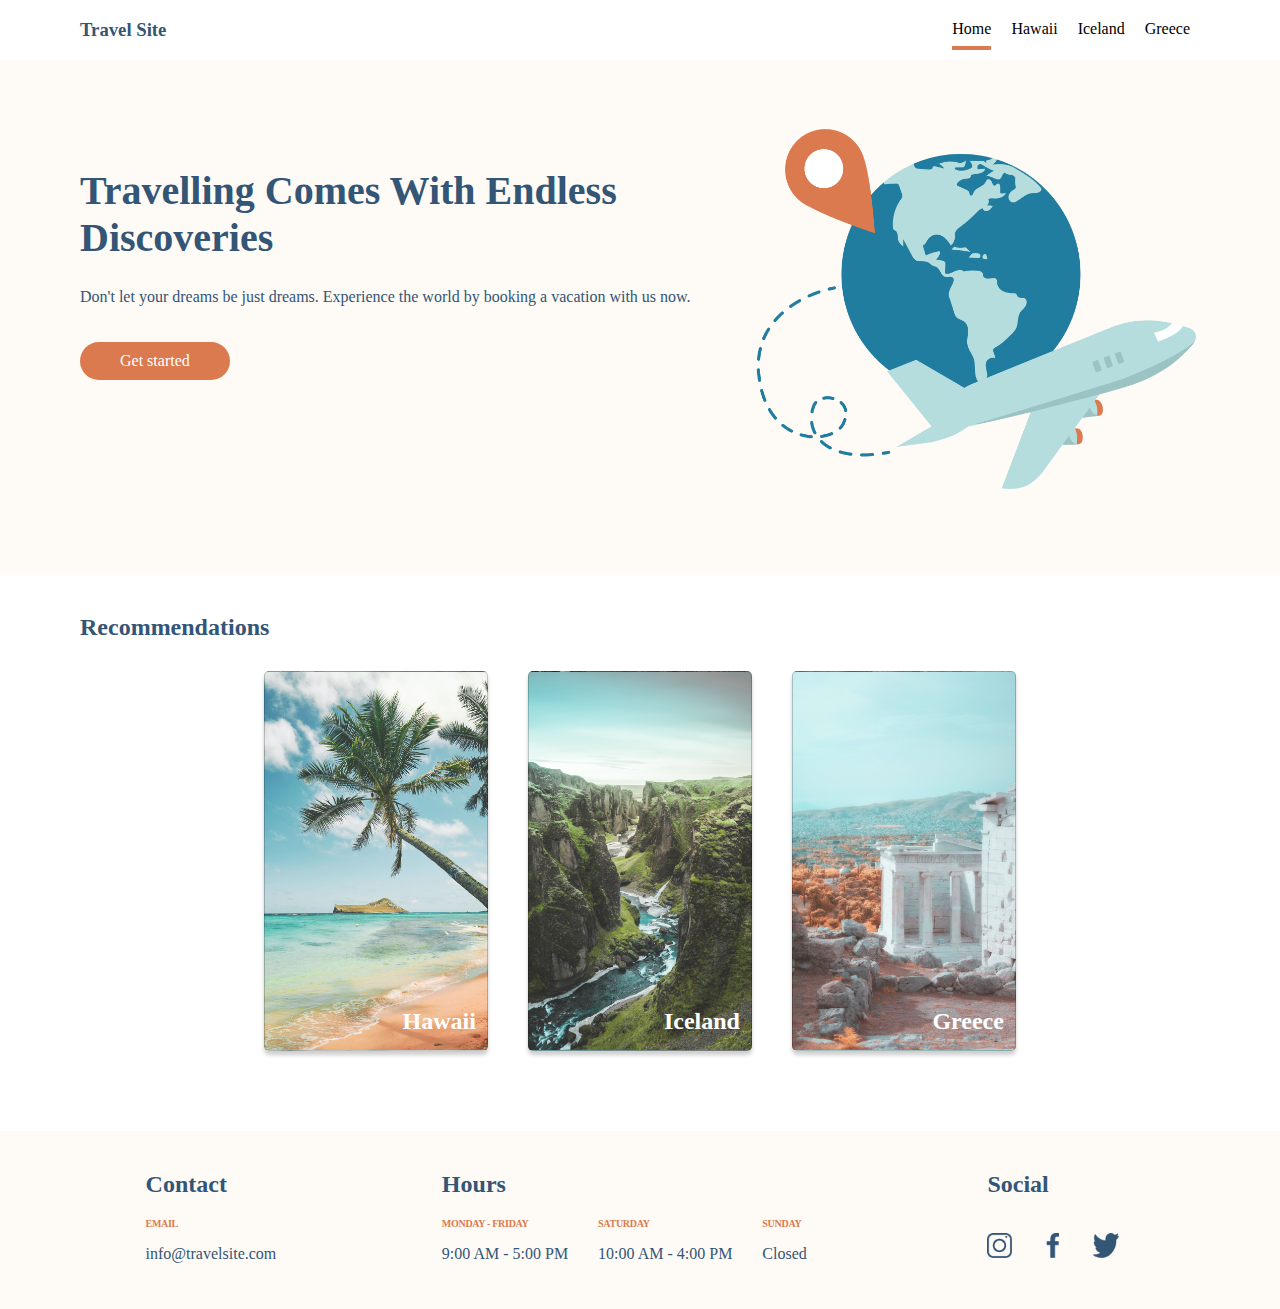
<file: index.html>
<!DOCTYPE html>
<html lang="en">
  <head>
    <meta charset="UTF-8" />
    <meta http-equiv="X-UA-Compatible" content="IE=edge" />
    <meta name="viewport" content="width=device-width, initial-scale=1.0" />
    <link rel="stylesheet" href="./css/global.css" />
    <link rel="stylesheet" href="./css/main.css" />
    <title>Travel Site</title>
  </head>
  <body>
    <!-- Header & Nav -->

    <header>
      <nav class="nav-bar">
        <a href="index.html" class="nav-bar__logo"><h3>Travel Site</h3></a>
        <ul class="nav-bar__links">
          <a href="index.html" class="nav-bar__link nav-bar__link--active"
            ><li>Home</li></a
          >
          <a href="./pages/hawaii.html" class="nav-bar__link"
            ><li>Hawaii</li></a
          >
          <a href="./pages/iceland.html" class="nav-bar__link"
            ><li>Iceland</li></a
          >
          <a href="./pages/greece.html" class="nav-bar__link"
            ><li>Greece</li></a
          >
        </ul>
      </nav>
    </header>

    <main>
      <!-- Hero -->

      <section class="hero">
        <div class="hero__title">
          <h1>Travelling Comes With Endless Discoveries</h1>
          <p>
            Don't let your dreams be just dreams. Experience the world by
            booking a vacation with us now.
          </p>
          <a href="#" class="hero__button"> Get started</a>
        </div>
        <div class="hero__image"><img src="assets/Images/hero.png" /></div>
      </section>

      <!-- Recommendations -->

      <section class="recommendations-section">
        <h2>Recommendations</h2>
        <div class="recommendations-section__cards-container">
          <a
            href="pages/hawaii.html"
            class="recommendations-section__card recommendations-section__card__hawaii"
          >
            <div>
              <h2>Hawaii</h2>
            </div></a
          >
          <a
            href="pages/iceland.html"
            class="recommendations-section__card recommendations-section__card__iceland"
          >
            <div>
              <h2>Iceland</h2>
            </div></a
          >
          <a
            href="pages/greece.html"
            class="recommendations-section__card recommendations-section__card__greece"
          >
            <div>
              <h2>Greece</h2>
            </div>
          </a>
        </div>
      </section>
    </main>

    <!-- Footer -->

    <footer>
      <div class="footer__section">
        <h2>Contact</h2>
        <p class="footer__section__subtitle">EMAIL</p>
        <p class="footer__section__text">info@travelsite.com</p>
      </div>

      <div class="footer__section">
        <h2>Hours</h2>
        <div class="footer-section-wrapper">
          <div class="footer__section-weekdays">
            <p class="footer__section__subtitle">MONDAY - FRIDAY</p>
            <p class="footer__section__text">9:00 AM - 5:00 PM</p>
          </div>
          <div class="footer__section-saturday">
            <p class="footer__section__subtitle">SATURDAY</p>
            <p class="footer__section__text">10:00 AM - 4:00 PM</p>
          </div>
          <div class="footer__section-sunday">
            <p class="footer__section__subtitle">SUNDAY</p>
            <p class="footer__section__text">Closed</p>
          </div>
        </div>
      </div>

      <div class="footer__section">
        <h2>Social</h2>
        <img
          src="assets/Images/icon-instagram.png"
          class="footer__img-instagram"
        />
        <img
          src="assets/Images/icon-facebook.png"
          class="footer__img-facebook"
        />
        <img src="assets/Images/icon-twitter.png" class="footer__img-twitter" />
      </div>
    </footer>
  </body>
</html>
</file>
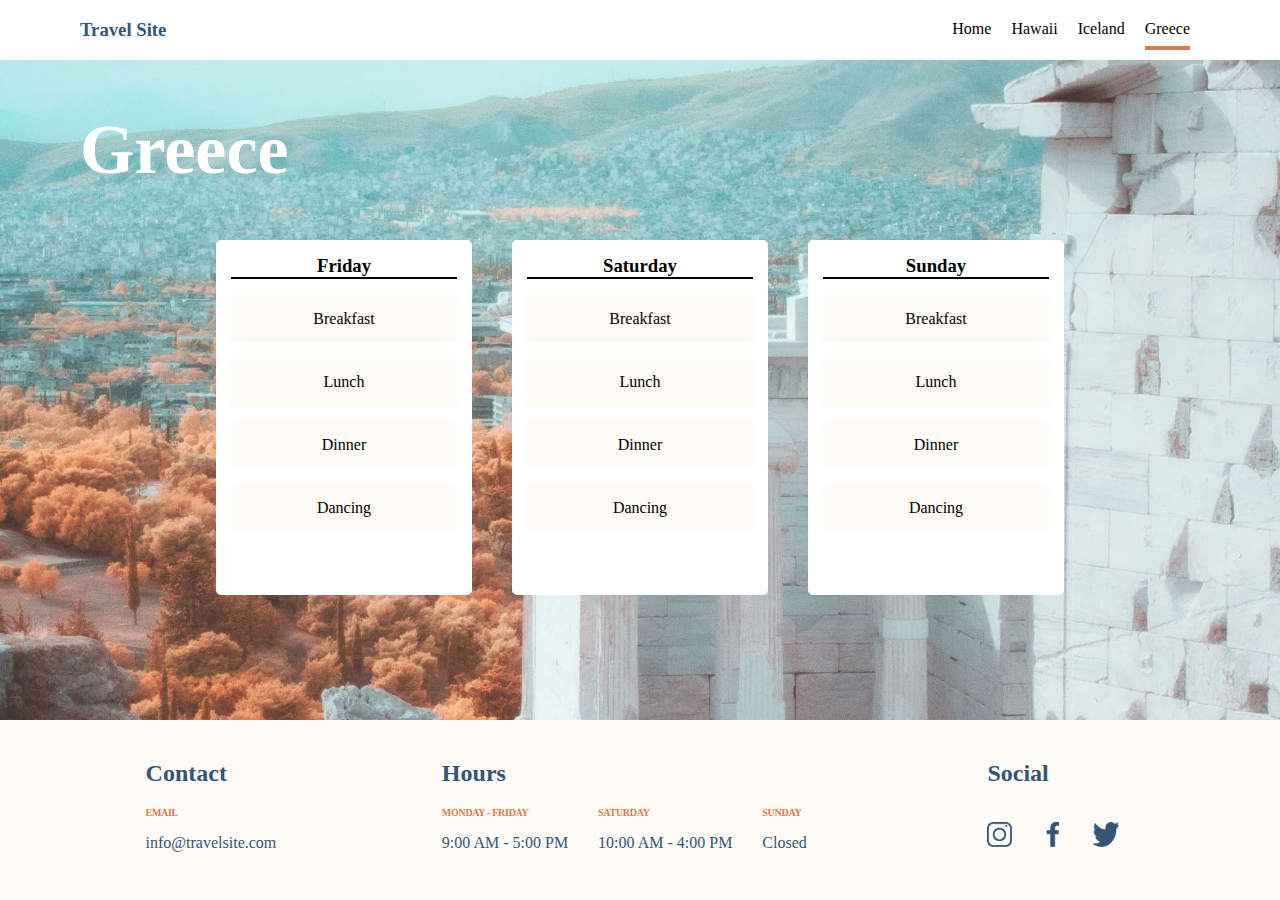
<file: pages/greece.html>
<!DOCTYPE html>
<html lang="en">
  <head>
    <meta charset="UTF-8" />
    <meta http-equiv="X-UA-Compatible" content="IE=edge" />
    <meta name="viewport" content="width=device-width, initial-scale=1.0" />
    <link rel="stylesheet" href="../css/global.css" />
    <link rel="stylesheet" href="../css/destinations.css" />
    <title>Greece</title>
  </head>
  <body>
    <!-- Header & Nav -->

    <header>
      <nav class="nav-bar">
        <a href="../index.html" class="nav-bar__logo"><h3>Travel Site</h3></a>
        <ul class="nav-bar__links">
          <a href="../index.html" class="nav-bar__link"><li>Home</li></a>
          <a href="hawaii.html" class="nav-bar__link"><li>Hawaii</li></a>
          <a href="iceland.html" class="nav-bar__link"><li>Iceland</li></a>
          <a href="greece.html" class="nav-bar__link nav-bar__link--active"
            ><li>Greece</li></a
          >
        </ul>
      </nav>
    </header>

    <!-- Hero -->

    <main class="itinerary-section page-greece">
      <h1>Greece</h1>
      <div class="itinerary-section__cards-container">
        <div class="itinerary-section__card">
          <h3 class="itinerary-section__card__title">Friday</h3>
          <ul>
            <li class="itinerary-section__card-description">Breakfast</li>
            <li class="itinerary-section__card-description">Lunch</li>
            <li class="itinerary-section__card-description">Dinner</li>
            <li class="itinerary-section__card-description">Dancing</li>
          </ul>
        </div>
        <div class="itinerary-section__card">
          <h3 class="itinerary-section__card__title">Saturday</h3>
          <ul>
            <li class="itinerary-section__card-description">Breakfast</li>
            <li class="itinerary-section__card-description">Lunch</li>
            <li class="itinerary-section__card-description">Dinner</li>
            <li class="itinerary-section__card-description">Dancing</li>
          </ul>
        </div>
        <div class="itinerary-section__card">
          <h3 class="itinerary-section__card__title">Sunday</h3>
          <ul>
            <li class="itinerary-section__card-description">Breakfast</li>
            <li class="itinerary-section__card-description">Lunch</li>
            <li class="itinerary-section__card-description">Dinner</li>
            <li class="itinerary-section__card-description">Dancing</li>
          </ul>
        </div>
      </div>
    </main>

    <!-- Footer -->

    <footer>
      <div class="footer__section">
        <h2>Contact</h2>
        <p class="footer__section__subtitle">EMAIL</p>
        <p class="footer__section__text">info@travelsite.com</p>
      </div>

      <div class="footer__section">
        <h2>Hours</h2>
        <div class="footer-section-wrapper">
          <div class="footer__section-weekdays">
            <p class="footer__section__subtitle">MONDAY - FRIDAY</p>
            <p class="footer__section__text">9:00 AM - 5:00 PM</p>
          </div>
          <div class="footer__section-saturday">
            <p class="footer__section__subtitle">SATURDAY</p>
            <p class="footer__section__text">10:00 AM - 4:00 PM</p>
          </div>
          <div class="footer__section-sunday">
            <p class="footer__section__subtitle">SUNDAY</p>
            <p class="footer__section__text">Closed</p>
          </div>
        </div>
      </div>

      <div class="footer__section">
        <h2>Social</h2>
        <img
          src="../assets/Images/icon-instagram.png"
          class="footer__img-instagram"
        />
        <img
          src="../assets/Images/icon-facebook.png"
          class="footer__img-facebook"
        />
        <img
          src="../assets/Images/icon-twitter.png"
          class="footer__img-twitter"
        />
      </div>
    </footer>
  </body>
</html>
</file>
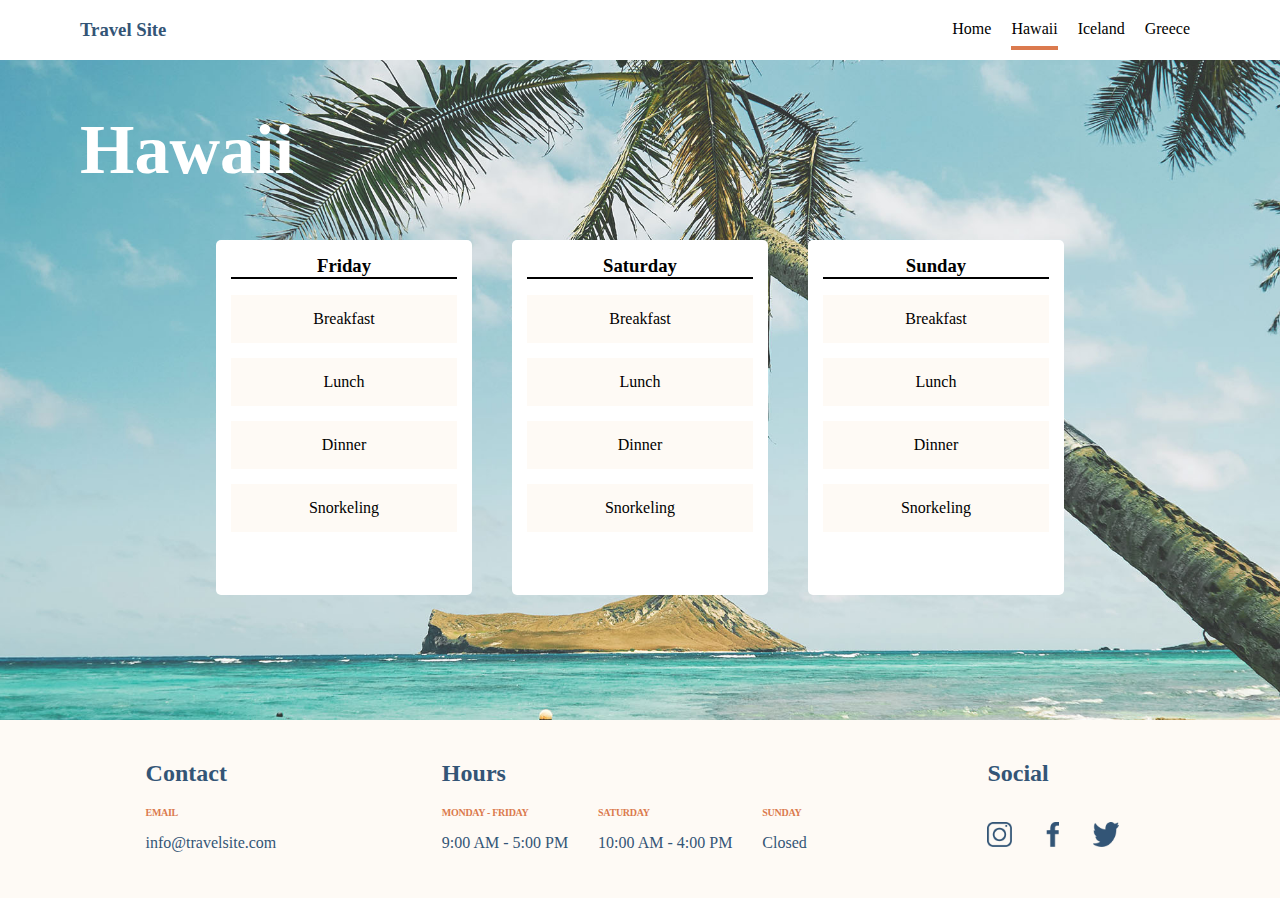
<file: pages/hawaii.html>
<!DOCTYPE html>
<html lang="en">
  <head>
    <meta charset="UTF-8" />
    <meta http-equiv="X-UA-Compatible" content="IE=edge" />
    <meta name="viewport" content="width=device-width, initial-scale=1.0" />
    <link rel="stylesheet" href="../css/global.css" />
    <link rel="stylesheet" href="../css/destinations.css" />
    <title>Hawaii</title>
  </head>
  <body>
    <!-- Header & Nav -->

    <header>
      <nav class="nav-bar">
        <a href="../index.html" class="nav-bar__logo"><h3>Travel Site</h3></a>
        <ul class="nav-bar__links">
          <a href="../index.html" class="nav-bar__link"><li>Home</li></a>
          <a href="hawaii.html" class="nav-bar__link nav-bar__link--active"
            ><li>Hawaii</li></a
          >
          <a href="iceland.html" class="nav-bar__link"><li>Iceland</li></a>
          <a href="greece.html" class="nav-bar__link"><li>Greece</li></a>
        </ul>
      </nav>
    </header>

    <!-- Hero -->

    <main class="itinerary-section page-hawaii">
      <h1>Hawaii</h1>
      <div class="itinerary-section__cards-container">
        <div class="itinerary-section__card">
          <h3 class="itinerary-section__card__title">Friday</h3>
          <ul>
            <li class="itinerary-section__card-description">Breakfast</li>
            <li class="itinerary-section__card-description">Lunch</li>
            <li class="itinerary-section__card-description">Dinner</li>
            <li class="itinerary-section__card-description">Snorkeling</li>
          </ul>
        </div>
        <div class="itinerary-section__card">
          <h3 class="itinerary-section__card__title">Saturday</h3>
          <ul>
            <li class="itinerary-section__card-description">Breakfast</li>
            <li class="itinerary-section__card-description">Lunch</li>
            <li class="itinerary-section__card-description">Dinner</li>
            <li class="itinerary-section__card-description">Snorkeling</li>
          </ul>
        </div>
        <div class="itinerary-section__card">
          <h3 class="itinerary-section__card__title">Sunday</h3>
          <ul>
            <li class="itinerary-section__card-description">Breakfast</li>
            <li class="itinerary-section__card-description">Lunch</li>
            <li class="itinerary-section__card-description">Dinner</li>
            <li class="itinerary-section__card-description">Snorkeling</li>
          </ul>
        </div>
      </div>
    </main>

    <!-- Footer -->

    <footer>
      <div class="footer__section">
        <h2>Contact</h2>
        <p class="footer__section__subtitle">EMAIL</p>
        <p class="footer__section__text">info@travelsite.com</p>
      </div>

      <div class="footer__section">
        <h2>Hours</h2>
        <div class="footer-section-wrapper">
          <div class="footer__section-weekdays">
            <p class="footer__section__subtitle">MONDAY - FRIDAY</p>
            <p class="footer__section__text">9:00 AM - 5:00 PM</p>
          </div>
          <div class="footer__section-saturday">
            <p class="footer__section__subtitle">SATURDAY</p>
            <p class="footer__section__text">10:00 AM - 4:00 PM</p>
          </div>
          <div class="footer__section-sunday">
            <p class="footer__section__subtitle">SUNDAY</p>
            <p class="footer__section__text">Closed</p>
          </div>
        </div>
      </div>

      <div class="footer__section">
        <h2>Social</h2>
        <img
          src="../assets/Images/icon-instagram.png"
          class="footer__img-instagram"
        />
        <img
          src="../assets/Images/icon-facebook.png"
          class="footer__img-facebook"
        />
        <img
          src="../assets/Images/icon-twitter.png"
          class="footer__img-twitter"
        />
      </div>
    </footer>
  </body>
</html>
</file>
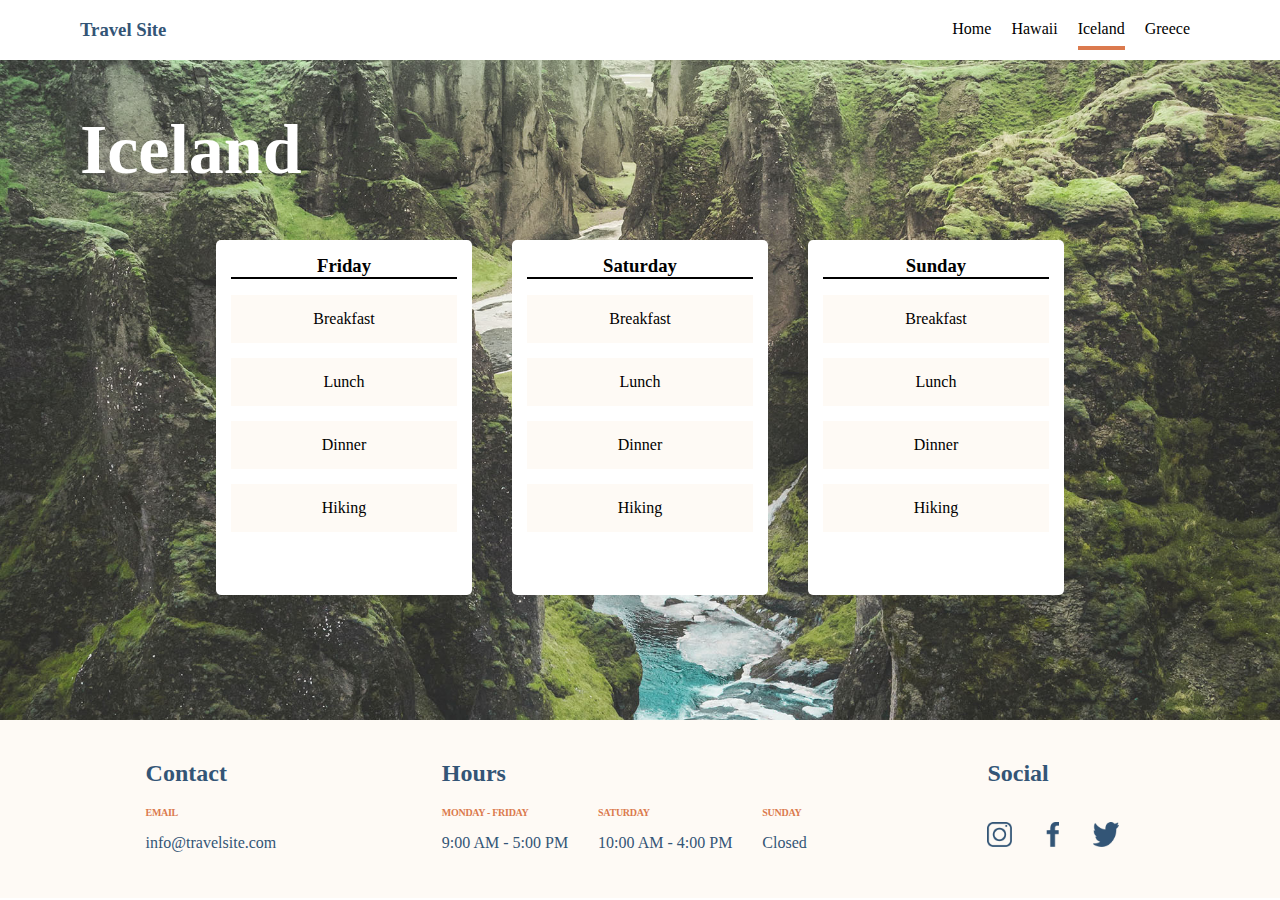
<file: pages/iceland.html>
<!DOCTYPE html>
<html lang="en">
  <head>
    <meta charset="UTF-8" />
    <meta http-equiv="X-UA-Compatible" content="IE=edge" />
    <meta name="viewport" content="width=device-width, initial-scale=1.0" />
    <link rel="stylesheet" href="../css/global.css" />
    <link rel="stylesheet" href="../css/destinations.css" />
    <title>Iceland</title>
  </head>
  <body>
    <!-- Header & Nav -->

    <header>
      <nav class="nav-bar">
        <a href="../index.html" class="nav-bar__logo"><h3>Travel Site</h3></a>
        <ul class="nav-bar__links">
          <a href="../index.html" class="nav-bar__link"><li>Home</li></a>
          <a href="hawaii.html" class="nav-bar__link"><li>Hawaii</li></a>
          <a href="iceland.html" class="nav-bar__link nav-bar__link--active"
            ><li>Iceland</li></a
          >
          <a href="greece.html" class="nav-bar__link"><li>Greece</li></a>
        </ul>
      </nav>
    </header>

    <!-- Hero -->

    <main class="itinerary-section page-iceland">
      <h1>Iceland</h1>
      <div class="itinerary-section__cards-container">
        <div class="itinerary-section__card">
          <h3 class="itinerary-section__card__title">Friday</h3>
          <ul>
            <li class="itinerary-section__card-description">Breakfast</li>
            <li class="itinerary-section__card-description">Lunch</li>
            <li class="itinerary-section__card-description">Dinner</li>
            <li class="itinerary-section__card-description">Hiking</li>
          </ul>
        </div>
        <div class="itinerary-section__card">
          <h3 class="itinerary-section__card__title">Saturday</h3>
          <ul>
            <li class="itinerary-section__card-description">Breakfast</li>
            <li class="itinerary-section__card-description">Lunch</li>
            <li class="itinerary-section__card-description">Dinner</li>
            <li class="itinerary-section__card-description">Hiking</li>
          </ul>
        </div>
        <div class="itinerary-section__card">
          <h3 class="itinerary-section__card__title">Sunday</h3>
          <ul>
            <li class="itinerary-section__card-description">Breakfast</li>
            <li class="itinerary-section__card-description">Lunch</li>
            <li class="itinerary-section__card-description">Dinner</li>
            <li class="itinerary-section__card-description">Hiking</li>
          </ul>
        </div>
      </div>
    </main>

    <!-- Footer -->

    <footer>
      <div class="footer__section">
        <h2>Contact</h2>
        <p class="footer__section__subtitle">EMAIL</p>
        <p class="footer__section__text">info@travelsite.com</p>
      </div>

      <div class="footer__section">
        <h2>Hours</h2>
        <div class="footer-section-wrapper">
          <div class="footer__section-weekdays">
            <p class="footer__section__subtitle">MONDAY - FRIDAY</p>
            <p class="footer__section__text">9:00 AM - 5:00 PM</p>
          </div>
          <div class="footer__section-saturday">
            <p class="footer__section__subtitle">SATURDAY</p>
            <p class="footer__section__text">10:00 AM - 4:00 PM</p>
          </div>
          <div class="footer__section-sunday">
            <p class="footer__section__subtitle">SUNDAY</p>
            <p class="footer__section__text">Closed</p>
          </div>
        </div>
      </div>

      <div class="footer__section">
        <h2>Social</h2>
        <img
          src="../assets/Images/icon-instagram.png"
          class="footer__img-instagram"
        />
        <img
          src="../assets/Images/icon-facebook.png"
          class="footer__img-facebook"
        />
        <img
          src="../assets/Images/icon-twitter.png"
          class="footer__img-twitter"
        />
      </div>
    </footer>
  </body>
</html>
</file>
<file: css/global.css>
:root {
  font-size: 16px;
}
* {
  box-sizing: border-box;
  font-family: Verdana;
}
body {
  padding: 0;
  margin: 0;
}

a {
  text-decoration: none;
}

ul {
  list-style: none;
}

h1,
h2,
h3 {
  color: #335576;
}

.nav-bar {
  background-color: #ffffff;
  position: fixed;
  top: 0;
  width: 100%;
  height: 3.75rem;
  display: flex;
  justify-content: space-between;
}

.nav-bar__logo {
  padding-left: 5rem;
}

.nav-bar__links {
  display: flex;
  justify-content: space-between;
  margin: 0.625rem 5rem 0 0;
}

.nav-bar__link {
  color: black;
  margin: 0.625rem;
}

.nav-bar__link:hover {
  border-bottom: 0.25rem solid #335576;
}

.nav-bar__link--active {
  border-bottom: 0.25rem solid #db7a4e;
}

footer {
  background-color: #fefaf5;
  display: flex;
  justify-content: space-evenly;
  align-items: flex-start;
  padding-bottom: 0.625rem;
}

.footer__section {
  padding: 1.25rem;
  align-items: flex-start;
}

.footer__section__subtitle {
  color: #db7a4e;
  font-size: 0.625rem;
  font-weight: bold;
  letter-spacing: -0.3px;
  margin-top: 0;
}

.footer__section__text {
  color: #335576;
}

.footer-section-wrapper {
  display: flex;
  justify-content: space-between;
}

.footer__section-weekdays {
  margin-right: 0.9375rem;
}

.footer__section-saturday {
  margin: 0 0.9375rem;
}

.footer__section-sunday {
  margin: 0 0.9375rem;
}

.footer__section img {
  text-align: left;
}
.footer__img-instagram {
  width: 1.5625rem;
  height: 1.5625rem;
  margin: 0.9375rem 0.9375rem 0.9375rem 0;
}
.footer__img-facebook {
  width: 0.8125rem;
  height: 1.5625rem;
  margin: 0.9375rem;
}
.footer__img-twitter {
  width: 1.625rem;
  height: 1.5625rem;
  margin: 0.9375rem;
}
</file>
<file: css/main.css>
.hero {
  margin-top: 3.75rem;
  background-color: #fefaf5;
  display: flex;
  padding: 2.5rem 5rem 3.75rem 2.5rem;
  justify-content: space-between;
}

.hero__title {
  align-items: center;
  text-align: left;
  width: 60%;
  padding: 2.5rem;
}

.hero__title h1 {
  font-size: 2.5rem;
}
.hero__title p {
  color: #335576;
}

.hero__button {
  background-color: #db7a4e;
  padding: 0.625rem 2.5rem;
  color: white;
  border-radius: 3.125rem;
  display: inline-block;
  margin: 1.25rem 0;
}
.hero__image {
  width: 40%;
  padding: 1.25rem;
}

.hero__image img {
  width: 27.5rem;
  height: 23.125rem;
}

.recommendations-section {
  padding: 1.25rem 5rem 3.75rem 5rem;
}

.recommendations-section__cards-container {
  display: flex;
  justify-content: center;
}

.recommendations-section__card {
  background-size: cover;
  background-position: center;
  height: 23.75rem;
  width: 20%;
  margin: 0.625rem 1.25rem 1.25rem 1.25rem;
  position: relative;
  border-radius: 0.3125rem;
  border: 0.0625rem solid rgba(0, 0, 0, 0.2);
  box-shadow: 0 0.25rem 0.25rem rgba(0, 0, 0, 0.2);
}
.recommendations-section__card:hover {
  border-color: #db7a4e;
  border-width: 5px;
}
.recommendations-section__cards-container h2 {
  color: white;
  position: absolute;
  bottom: 4%;
  right: 5%;
  margin: 0;
}

.recommendations-section__card__hawaii {
  background-image: url(../assets/Images/hawaii.jpg);
}
.recommendations-section__card__iceland {
  background-image: url(../assets/Images/iceland.jpg);
}
.recommendations-section__card__greece {
  background-image: url(../assets/Images/greece.jpg);
}
</file>
<file: css/destinations.css>
.page-greece {
  background-image: url(../assets/Images/greece.jpg);
}

.page-hawaii {
  background-image: url(../assets/Images/hawaii.jpg);
}

.page-iceland {
  background-image: url(../assets/Images/iceland.jpg);
}

.itinerary-section {
  background-size: cover;
  background-position: center;
  margin-top: 3.75rem;
  min-height: calc(100vh - 240px);
}

.itinerary-section h1 {
  color: white;
  font-size: 4.375rem;
  padding: 3.125rem 2.5rem 3.125rem 5rem;
  margin: 0;
}

.itinerary-section__cards-container {
  display: flex;
  justify-content: center;
}
.itinerary-section__card {
  height: 22.1875rem;
  width: 20%;
  background-color: white;
  margin: 0 1.25rem 7.5rem 1.25rem;
  border-radius: 0.3125rem;
}
.itinerary-section__card__title {
  color: black;
  border-bottom: 0.125rem solid black;
  text-align: center;
  margin: 0.9375rem;
}
.itinerary-section__card-description {
  background-color: #fefaf5;
  margin: 0.9375rem;
  padding: 0.9375rem;
  text-align: center;
}
.itinerary-section__card ul {
  padding: 0;
}
</file>
